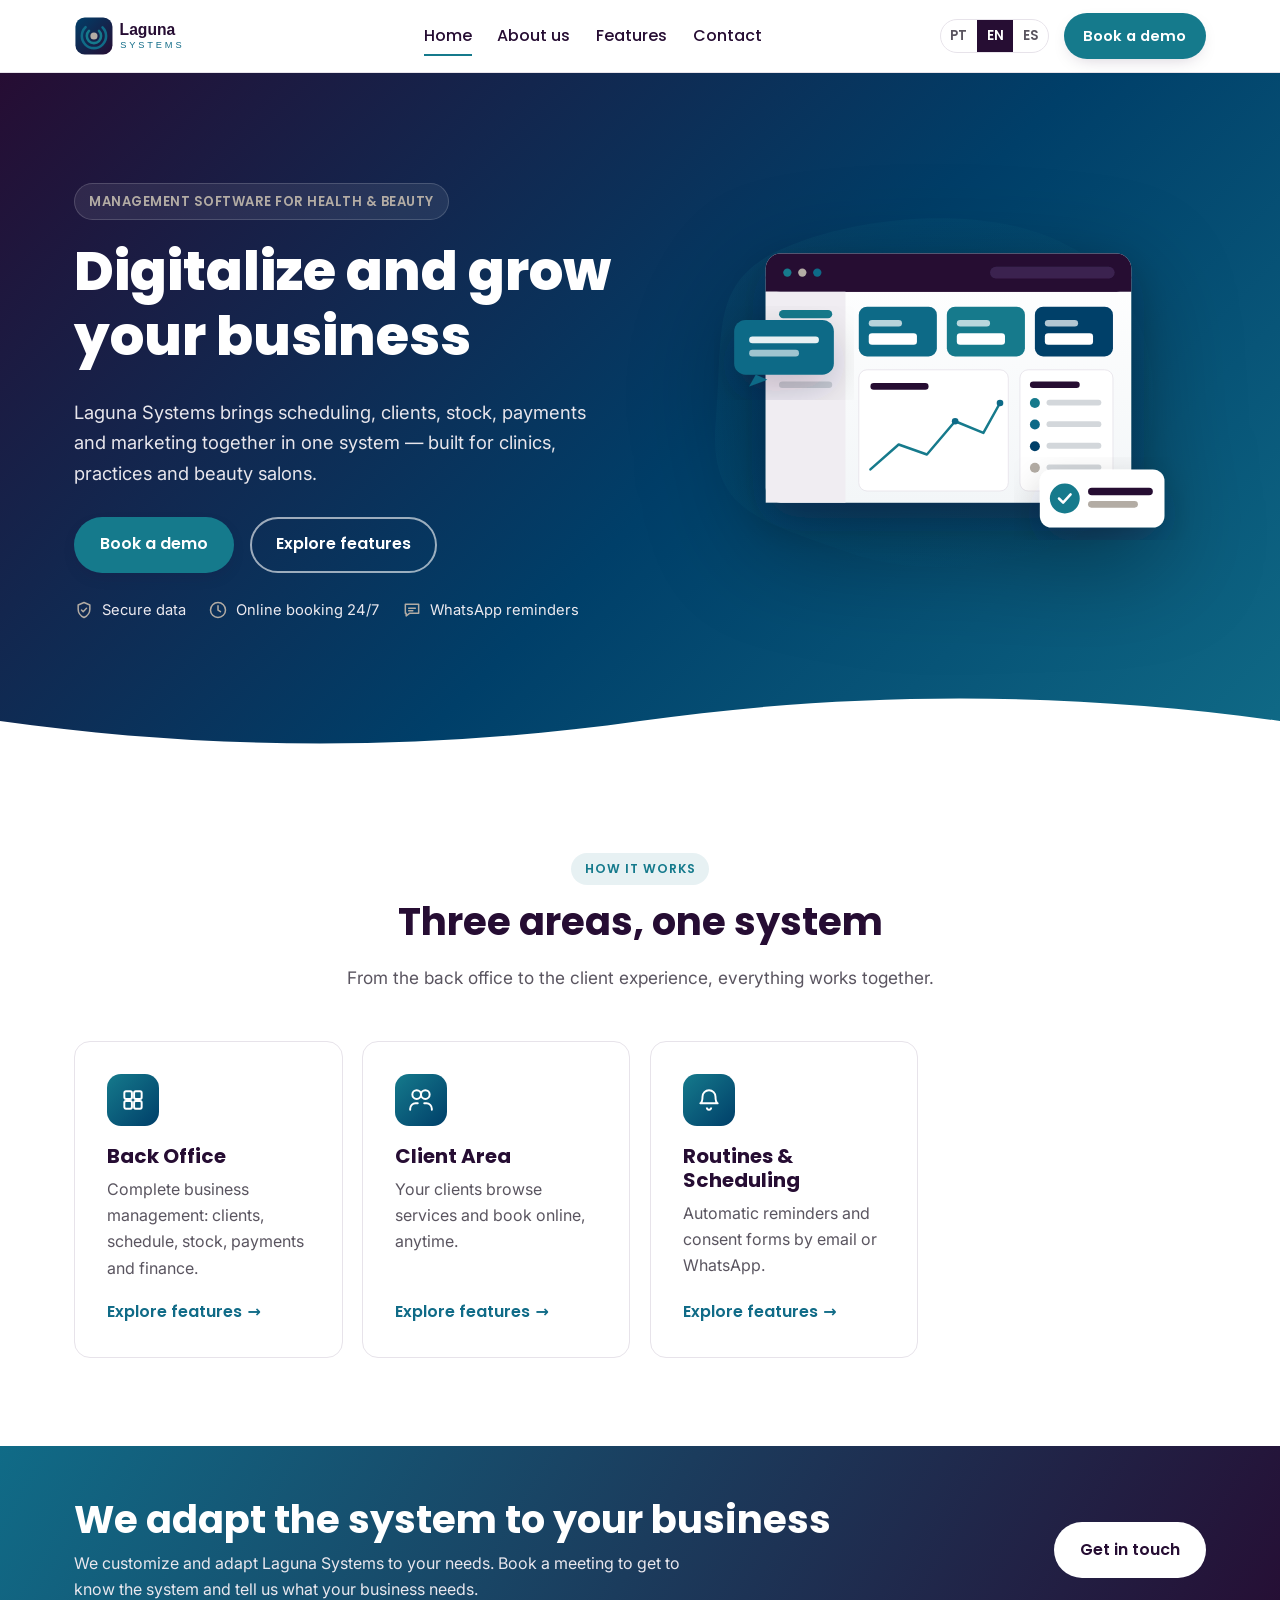
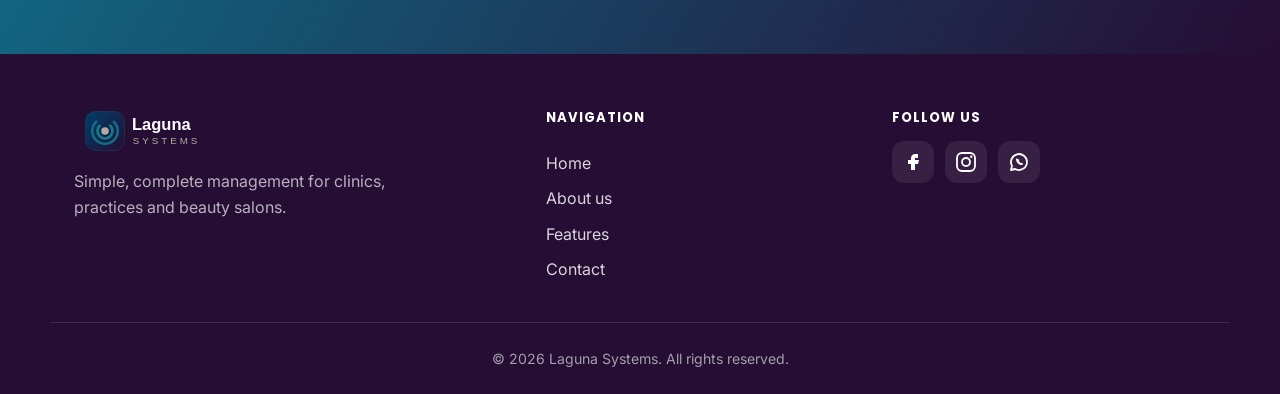
<file: index.html>
<!DOCTYPE html>
<html lang="pt-PT">
<head>
  <meta charset="UTF-8" />
  <meta name="viewport" content="width=device-width, initial-scale=1.0" />
  <title data-i18n="meta.title">Laguna Systems — Gestão para clínicas, consultórios e salões</title>
  <meta name="description" data-i18n="meta.description" content="Laguna Systems: sistema de informatização e gestão para pequenas e médias empresas da saúde e beleza. Agenda, clientes, stock, financeiro e mais." />
  <link rel="icon" type="image/svg+xml" href="assets/images/favicon.svg" />
  <link rel="preconnect" href="https://fonts.googleapis.com" />
  <link rel="preconnect" href="https://fonts.gstatic.com" crossorigin />
  <link href="https://fonts.googleapis.com/css2?family=Poppins:wght@500;600;700;800&family=Inter:wght@400;500;600&display=swap" rel="stylesheet" />
  <link rel="stylesheet" href="css/style.css" />
</head>
<body>

  <!-- Cabeçalho injetado por js/layout.js -->
  <div id="site-header"></div>

  <main>
    <!-- ===== Hero ===== -->
    <section class="hero">
      <div class="container hero-grid">
        <div class="hero-copy">
          <span class="eyebrow" data-i18n="hero.eyebrow">Software de gestão para saúde &amp; beleza</span>
          <h1 data-i18n="hero.title">Informatize e faça crescer o seu negócio</h1>
          <p class="lead" data-i18n="hero.subtitle">O Laguna Systems reúne agenda, clientes, stock, pagamentos e marketing num só sistema — pensado para clínicas, consultórios e salões de beleza.</p>
          <div class="hero-buttons">
            <a href="contactos.html" class="btn btn-primary" data-i18n="cta.demo">Agendar demonstração</a>
            <a href="funcionalidades.html" class="btn btn-outline" data-i18n="cta.explore">Ver funcionalidades</a>
          </div>
          <ul class="hero-badges">
            <li><svg class="ic"><use href="#i-shield"/></svg><span data-i18n="hero.badge1">Dados seguros</span></li>
            <li><svg class="ic"><use href="#i-clock"/></svg><span data-i18n="hero.badge2">Agenda online 24/7</span></li>
            <li><svg class="ic"><use href="#i-chat"/></svg><span data-i18n="hero.badge3">Avisos por WhatsApp</span></li>
          </ul>
        </div>
        <div class="hero-art">
          <img src="assets/images/hero.svg" alt="" width="620" height="500" />
        </div>
      </div>
      <div class="wave-divider" aria-hidden="true">
        <svg viewBox="0 0 1440 120" preserveAspectRatio="none"><path d="M0 60c240 40 480 40 720 0s480-40 720 0v60H0z" fill="#ffffff"/></svg>
      </div>
    </section>

    <!-- ===== Destaque: três áreas ===== -->
    <section class="section">
      <div class="container">
        <header class="section-head">
          <span class="section-tag" data-i18n="home.areas.tag">Como funciona</span>
          <h2 data-i18n="home.areas.title">Três áreas, um só sistema</h2>
          <p data-i18n="home.areas.subtitle">Do back office à experiência do cliente, tudo trabalha em conjunto.</p>
        </header>
        <div class="card-grid home-areas">
          <a class="home-area-card" href="funcionalidades.html">
            <svg class="ic"><use href="#i-grid"/></svg>
            <h3 data-i18n="features.backoffice.title">Back Office</h3>
            <p data-i18n="home.area1.d">Gestão completa do negócio: clientes, agenda, stock, pagamentos e financeiro.</p>
            <span class="card-more" data-i18n="cta.explore">Ver funcionalidades</span>
          </a>
          <a class="home-area-card" href="funcionalidades.html">
            <svg class="ic"><use href="#i-users"/></svg>
            <h3 data-i18n="features.client.title">Área do Cliente</h3>
            <p data-i18n="home.area2.d">Os seus clientes consultam serviços e marcam online, a qualquer hora.</p>
            <span class="card-more" data-i18n="cta.explore">Ver funcionalidades</span>
          </a>
          <a class="home-area-card" href="funcionalidades.html">
            <svg class="ic"><use href="#i-bell"/></svg>
            <h3 data-i18n="features.routines.title">Rotinas e Agendamentos</h3>
            <p data-i18n="home.area3.d">Lembretes e consentimentos automáticos por e-mail ou WhatsApp.</p>
            <span class="card-more" data-i18n="cta.explore">Ver funcionalidades</span>
          </a>
        </div>
      </div>
    </section>

    <!-- ===== Faixa CTA ===== -->
    <section class="cta-band">
      <div class="container cta-inner">
        <div>
          <h2 data-i18n="custom.title">Adaptamos o sistema ao seu negócio</h2>
          <p data-i18n="custom.text">Fazemos customizações e adaptamos o Laguna Systems às suas necessidades. Agende uma reunião para conhecer o sistema e falarmos sobre o que o seu negócio precisa.</p>
        </div>
        <a href="contactos.html" class="btn btn-light" data-i18n="cta.talk">Fale connosco</a>
      </div>
    </section>
  </main>

  <!-- Rodapé injetado por js/layout.js -->
  <div id="site-footer"></div>

  <script src="js/i18n.js"></script>
  <script src="js/layout.js"></script>
  <script src="js/main.js"></script>
</body>
</html>
</file>
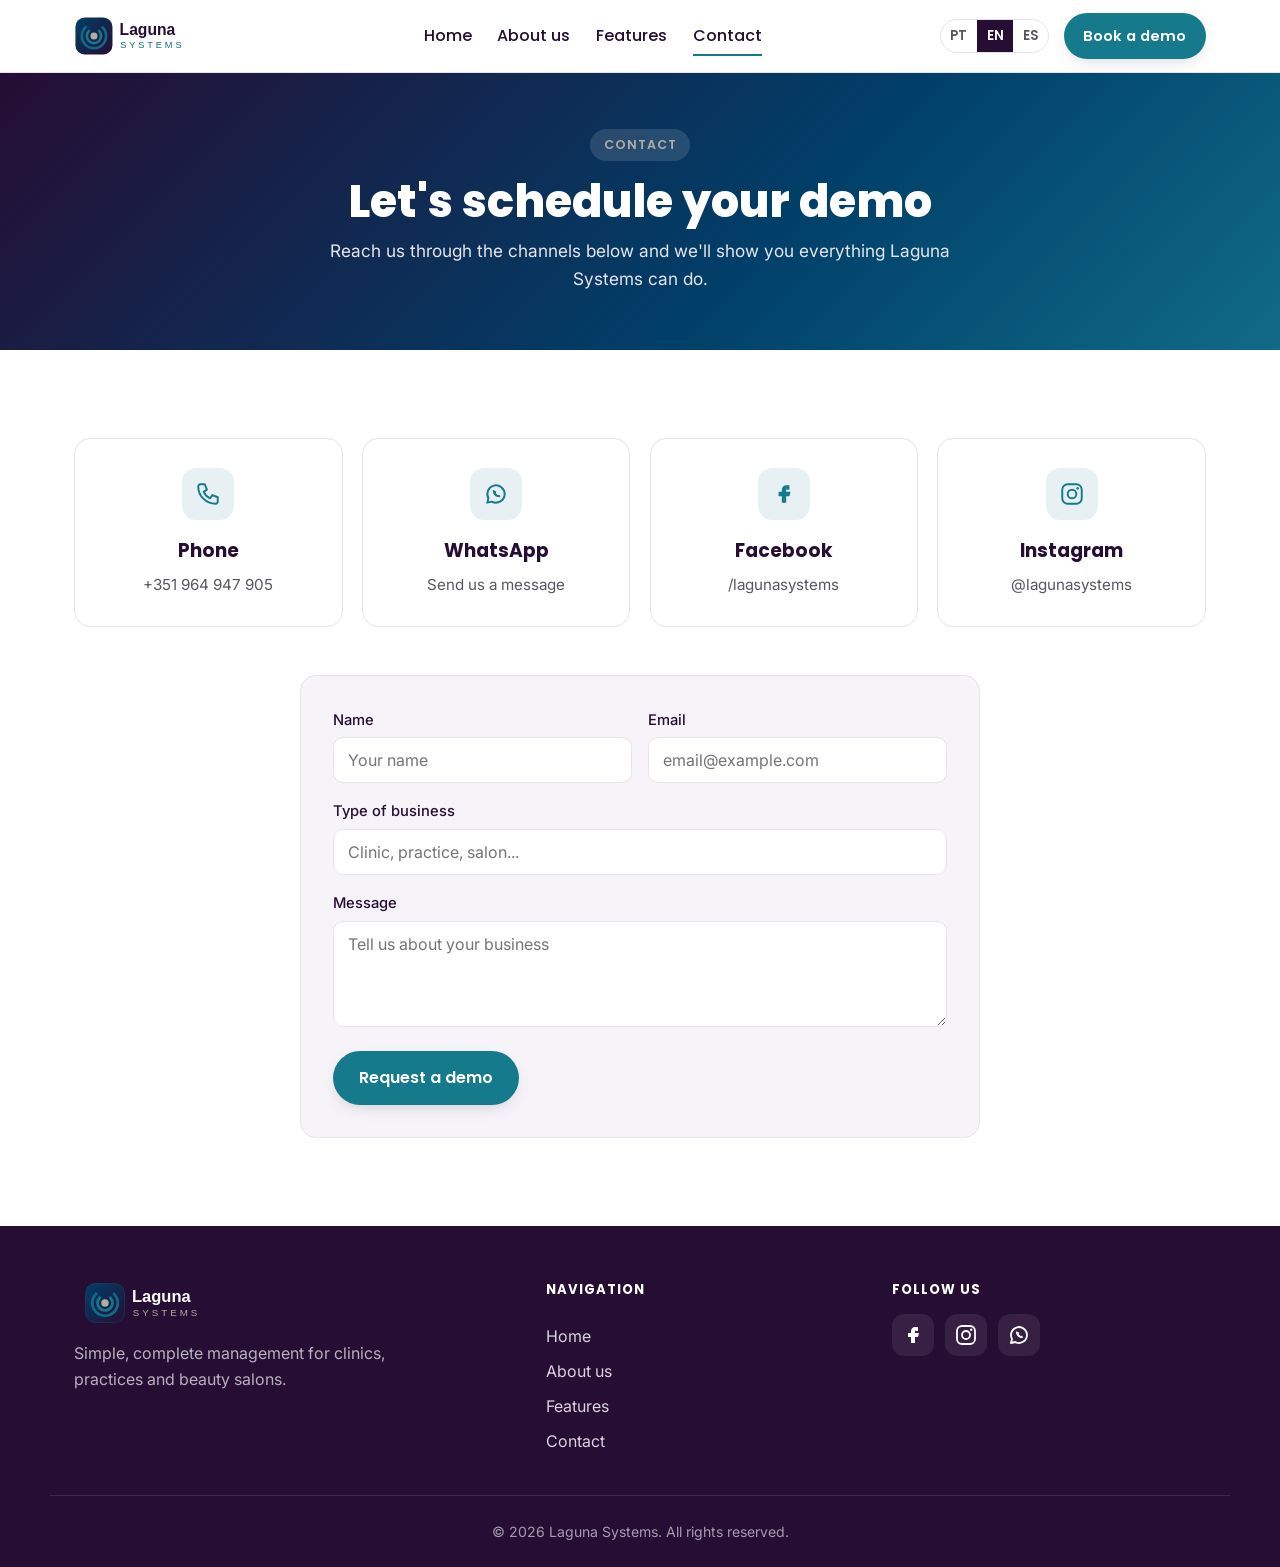
<file: contactos.html>
<!DOCTYPE html>
<html lang="pt-PT">
<head>
  <meta charset="UTF-8" />
  <meta name="viewport" content="width=device-width, initial-scale=1.0" />
  <title data-i18n="meta.title.contact">Contactos — Laguna Systems</title>
  <meta name="description" data-i18n="meta.description" content="Laguna Systems: sistema de informatização e gestão para pequenas e médias empresas da saúde e beleza. Agenda, clientes, stock, financeiro e mais." />
  <link rel="icon" type="image/svg+xml" href="assets/images/favicon.svg" />
  <link rel="preconnect" href="https://fonts.googleapis.com" />
  <link rel="preconnect" href="https://fonts.gstatic.com" crossorigin />
  <link href="https://fonts.googleapis.com/css2?family=Poppins:wght@500;600;700;800&family=Inter:wght@400;500;600&display=swap" rel="stylesheet" />
  <link rel="stylesheet" href="css/style.css" />
</head>
<body>

  <div id="site-header"></div>

  <main>
    <section class="page-hero">
      <div class="container">
        <span class="section-tag" data-i18n="contact.tag">Contactos</span>
        <h1 data-i18n="contact.title">Vamos agendar a sua demonstração</h1>
        <p data-i18n="contact.subtitle">Fale connosco pelos canais abaixo e mostramos-lhe tudo o que o Laguna Systems pode fazer.</p>
      </div>
    </section>

    <section class="section">
      <div class="container">
        <div class="contact-grid">
          <a class="contact-card" href="tel:+351964947905">
            <svg class="ic"><use href="#i-phone"/></svg>
            <h3 data-i18n="contact.phone">Telefone</h3>
            <p>+351 964 947 905</p>
          </a>
          <a class="contact-card" href="https://wa.me/351964947905" target="_blank" rel="noopener">
            <svg class="ic"><use href="#i-whatsapp"/></svg>
            <h3>WhatsApp</h3>
            <p data-i18n="contact.whatsapp">Envie-nos uma mensagem</p>
          </a>
          <a class="contact-card" href="https://facebook.com/lagunasystems" target="_blank" rel="noopener">
            <svg class="ic"><use href="#i-facebook"/></svg>
            <h3>Facebook</h3>
            <p>/lagunasystems</p>
          </a>
          <a class="contact-card" href="https://www.instagram.com/lagunasystems" target="_blank" rel="noopener">
            <svg class="ic"><use href="#i-instagram"/></svg>
            <h3>Instagram</h3>
            <p>@lagunasystems</p>
          </a>
        </div>

        <form class="contact-form" id="contact-form" novalidate>
          <div class="form-row">
            <label>
              <span data-i18n="form.name">Nome</span>
              <input type="text" name="name" required data-i18n-ph="form.name.ph" placeholder="O seu nome" />
            </label>
            <label>
              <span data-i18n="form.email">E-mail</span>
              <input type="email" name="email" required data-i18n-ph="form.email.ph" placeholder="email@exemplo.com" />
            </label>
          </div>
          <label>
            <span data-i18n="form.business">Tipo de negócio</span>
            <input type="text" name="business" data-i18n-ph="form.business.ph" placeholder="Clínica, consultório, salão..." />
          </label>
          <label>
            <span data-i18n="form.message">Mensagem</span>
            <textarea name="message" rows="4" data-i18n-ph="form.message.ph" placeholder="Conte-nos sobre o seu negócio"></textarea>
          </label>
          <button type="submit" class="btn btn-primary" data-i18n="form.submit">Pedir demonstração</button>
          <p class="form-note" id="form-note" hidden data-i18n="form.success">Obrigado! A sua mensagem foi preparada — vamos entrar em contacto.</p>
        </form>
      </div>
    </section>
  </main>

  <div id="site-footer"></div>

  <script src="js/i18n.js"></script>
  <script src="js/layout.js"></script>
  <script src="js/main.js"></script>
</body>
</html>
</file>
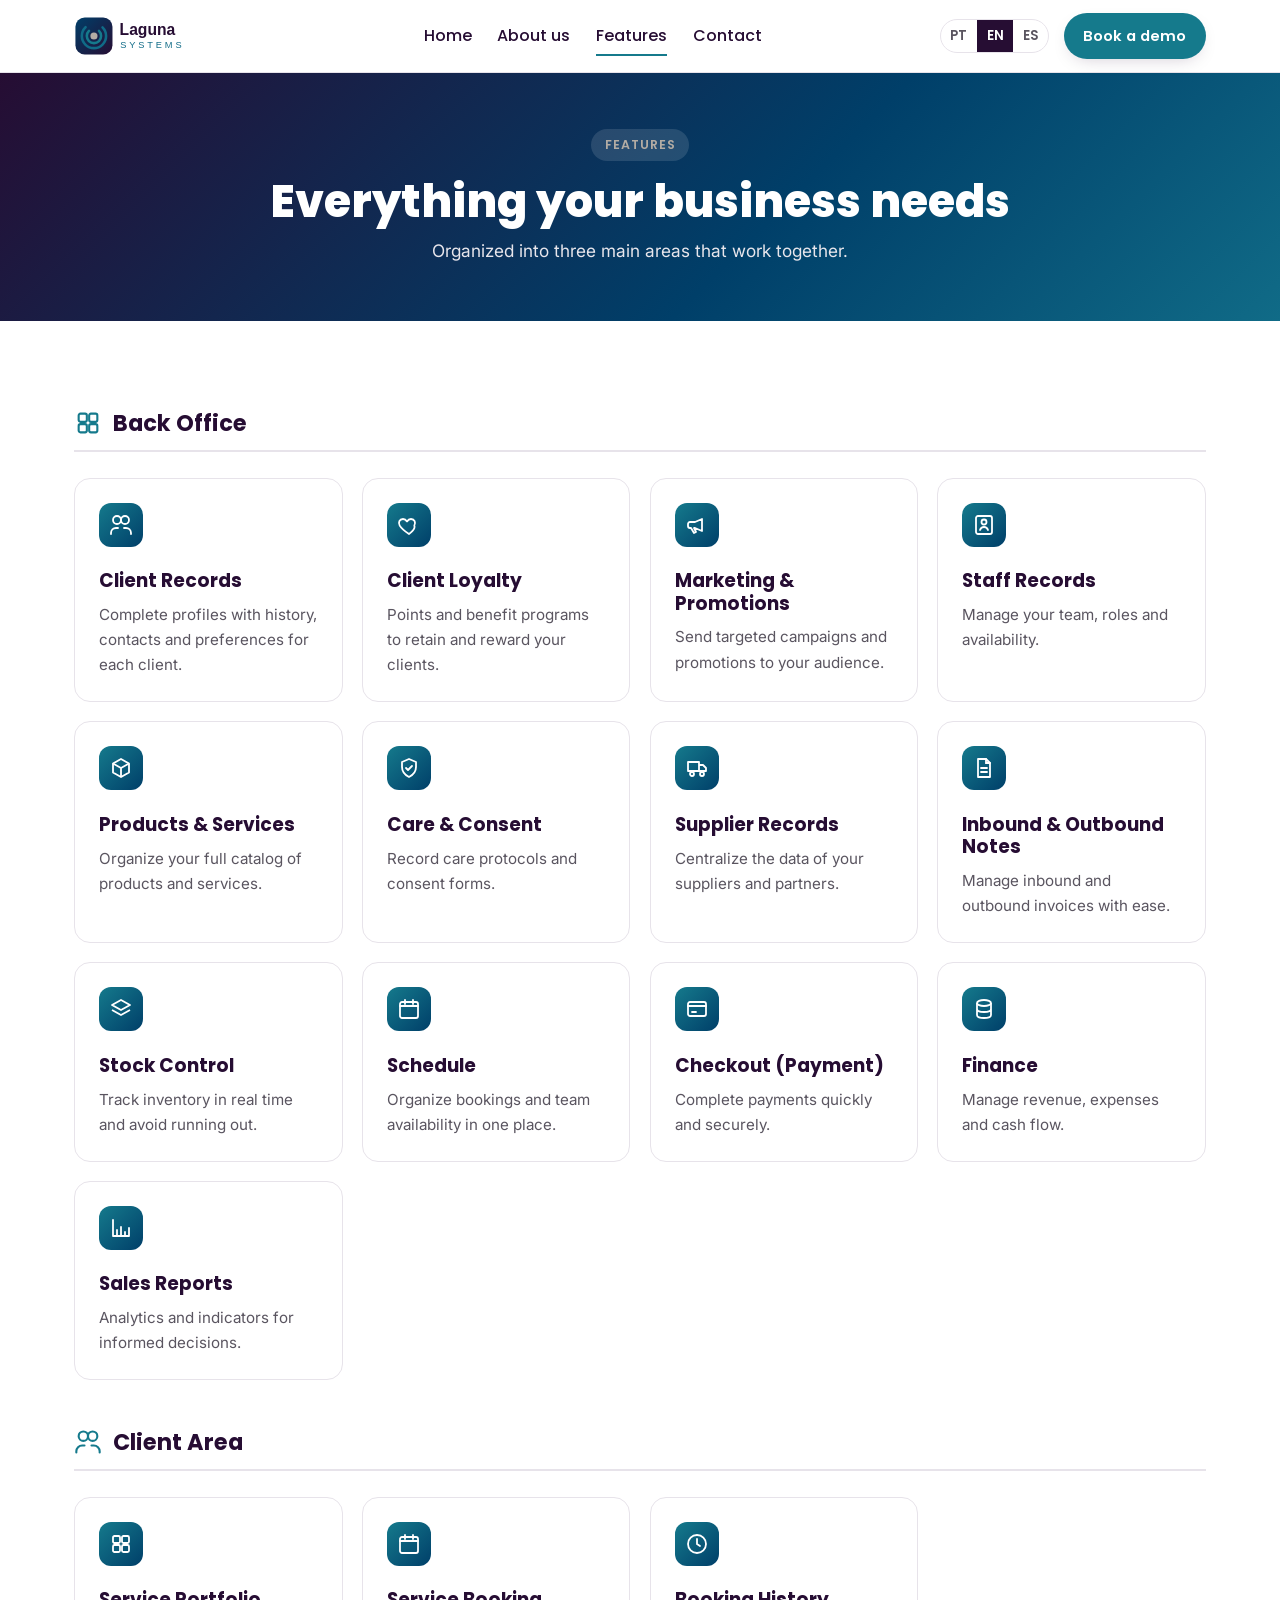
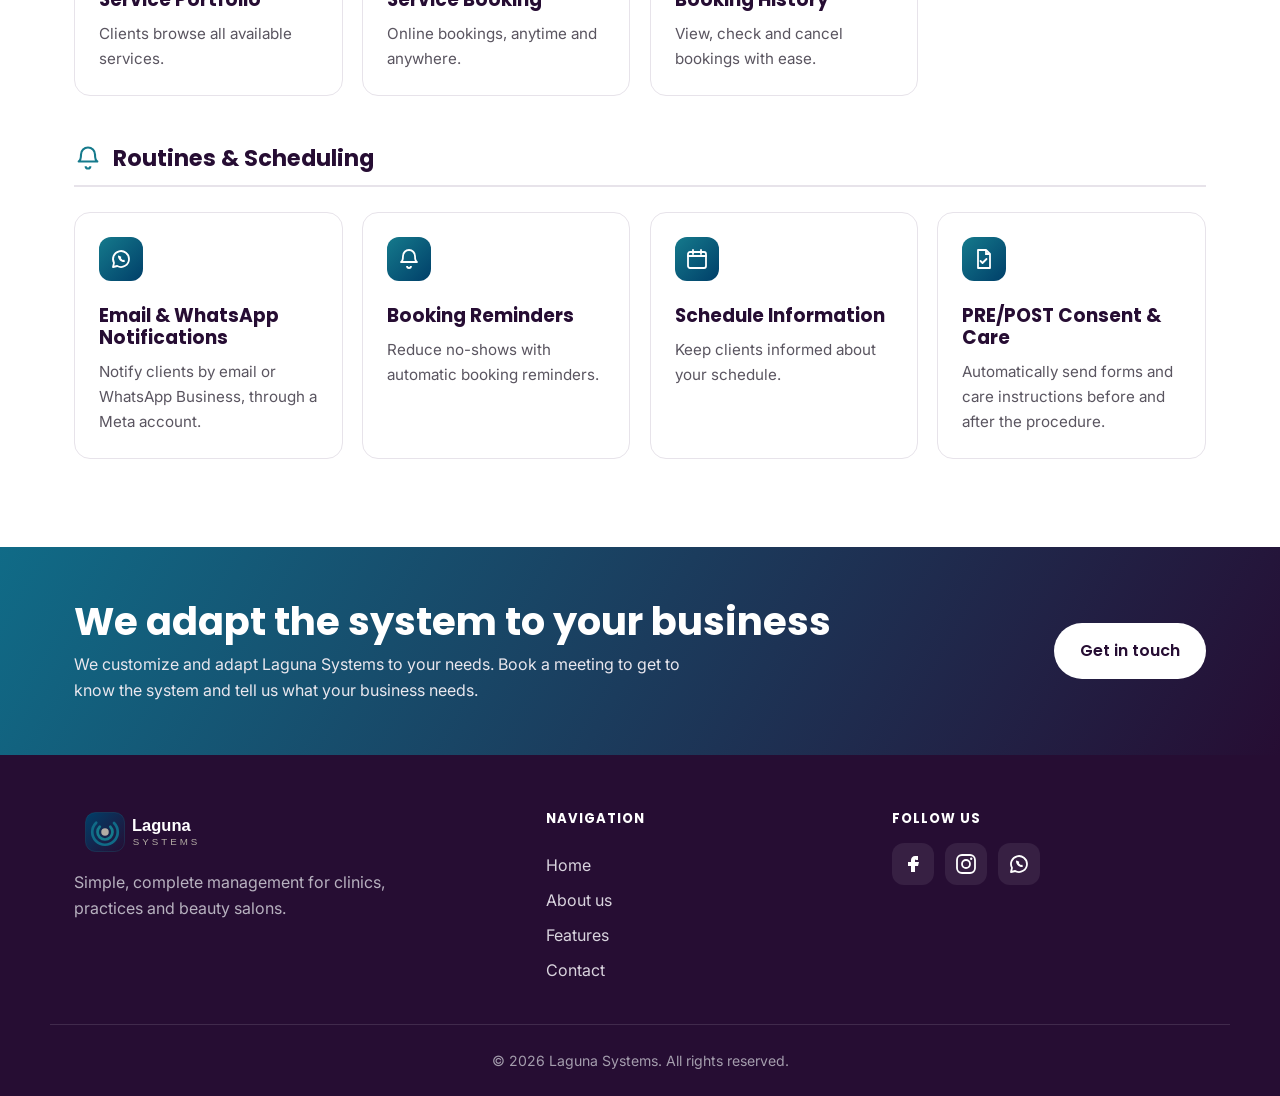
<file: funcionalidades.html>
<!DOCTYPE html>
<html lang="pt-PT">
<head>
  <meta charset="UTF-8" />
  <meta name="viewport" content="width=device-width, initial-scale=1.0" />
  <title data-i18n="meta.title.features">Funcionalidades — Laguna Systems</title>
  <meta name="description" data-i18n="meta.description" content="Laguna Systems: sistema de informatização e gestão para pequenas e médias empresas da saúde e beleza. Agenda, clientes, stock, financeiro e mais." />
  <link rel="icon" type="image/svg+xml" href="assets/images/favicon.svg" />
  <link rel="preconnect" href="https://fonts.googleapis.com" />
  <link rel="preconnect" href="https://fonts.gstatic.com" crossorigin />
  <link href="https://fonts.googleapis.com/css2?family=Poppins:wght@500;600;700;800&family=Inter:wght@400;500;600&display=swap" rel="stylesheet" />
  <link rel="stylesheet" href="css/style.css" />
</head>
<body>

  <div id="site-header"></div>

  <main>
    <section class="page-hero">
      <div class="container">
        <span class="section-tag" data-i18n="features.tag">Funcionalidades</span>
        <h1 data-i18n="features.title">Tudo o que o seu negócio precisa</h1>
        <p data-i18n="features.subtitle">Organizado em três grandes áreas que trabalham em conjunto.</p>
      </div>
    </section>

    <section class="section">
      <div class="container">
        <!-- Back Office -->
        <div class="feature-group">
          <h2 class="group-title"><svg class="ic"><use href="#i-grid"/></svg><span data-i18n="features.backoffice.title">Back Office</span></h2>
          <div class="card-grid">
            <article class="feature-card"><svg class="ic"><use href="#i-users"/></svg><h3 data-i18n="f.clients.t">Cadastro de Clientes</h3><p data-i18n="f.clients.d">Fichas completas com histórico, contactos e preferências de cada cliente.</p></article>
            <article class="feature-card"><svg class="ic"><use href="#i-heart"/></svg><h3 data-i18n="f.loyalty.t">Fidelização de Clientes</h3><p data-i18n="f.loyalty.d">Programas de pontos e benefícios para reter e premiar os seus clientes.</p></article>
            <article class="feature-card"><svg class="ic"><use href="#i-megaphone"/></svg><h3 data-i18n="f.marketing.t">Marketing e Promoções</h3><p data-i18n="f.marketing.d">Envie campanhas e promoções segmentadas para o seu público.</p></article>
            <article class="feature-card"><svg class="ic"><use href="#i-badge"/></svg><h3 data-i18n="f.staff.t">Cadastro de Colaboradores</h3><p data-i18n="f.staff.d">Faça a gestão da sua equipa, funções e disponibilidade.</p></article>
            <article class="feature-card"><svg class="ic"><use href="#i-box"/></svg><h3 data-i18n="f.products.t">Produtos e Serviços</h3><p data-i18n="f.products.d">Organize todo o portefólio de produtos e serviços do seu negócio.</p></article>
            <article class="feature-card"><svg class="ic"><use href="#i-shield"/></svg><h3 data-i18n="f.consent.t">Cuidados e Consentimentos</h3><p data-i18n="f.consent.d">Registe protocolos de cuidados e termos de consentimento.</p></article>
            <article class="feature-card"><svg class="ic"><use href="#i-truck"/></svg><h3 data-i18n="f.suppliers.t">Cadastro de Fornecedores</h3><p data-i18n="f.suppliers.d">Centralize os dados dos seus fornecedores e parcerias.</p></article>
            <article class="feature-card"><svg class="ic"><use href="#i-file"/></svg><h3 data-i18n="f.notes.t">Entrada e Saída de Notas</h3><p data-i18n="f.notes.d">Controle notas de entrada e saída de forma simples.</p></article>
            <article class="feature-card"><svg class="ic"><use href="#i-layers"/></svg><h3 data-i18n="f.stock.t">Controlo de Stock</h3><p data-i18n="f.stock.d">Acompanhe o inventário em tempo real e evite ruturas.</p></article>
            <article class="feature-card"><svg class="ic"><use href="#i-calendar"/></svg><h3 data-i18n="f.agenda.t">Agenda</h3><p data-i18n="f.agenda.d">Organize marcações e a disponibilidade da equipa num só lugar.</p></article>
            <article class="feature-card"><svg class="ic"><use href="#i-card"/></svg><h3 data-i18n="f.checkout.t">Checkout (Pagamento)</h3><p data-i18n="f.checkout.d">Finalize pagamentos de forma rápida e segura.</p></article>
            <article class="feature-card"><svg class="ic"><use href="#i-coins"/></svg><h3 data-i18n="f.finance.t">Financeiro</h3><p data-i18n="f.finance.d">Gestão de receitas, despesas e fluxo de caixa.</p></article>
            <article class="feature-card"><svg class="ic"><use href="#i-chart"/></svg><h3 data-i18n="f.reports.t">Relatório de Vendas</h3><p data-i18n="f.reports.d">Análises e indicadores para decisões informadas.</p></article>
          </div>
        </div>

        <!-- Área do Cliente -->
        <div class="feature-group">
          <h2 class="group-title"><svg class="ic"><use href="#i-users"/></svg><span data-i18n="features.client.title">Área do Cliente</span></h2>
          <div class="card-grid">
            <article class="feature-card"><svg class="ic"><use href="#i-grid"/></svg><h3 data-i18n="f.portfolio.t">Portefólio de Serviços</h3><p data-i18n="f.portfolio.d">O cliente consulta todos os serviços disponíveis.</p></article>
            <article class="feature-card"><svg class="ic"><use href="#i-calendar"/></svg><h3 data-i18n="f.booking.t">Agendamento de Serviços</h3><p data-i18n="f.booking.d">Marcações online, a qualquer hora e em qualquer lugar.</p></article>
            <article class="feature-card"><svg class="ic"><use href="#i-clock"/></svg><h3 data-i18n="f.history.t">Histórico de Marcações</h3><p data-i18n="f.history.d">Consultar, visualizar e cancelar marcações com facilidade.</p></article>
          </div>
        </div>

        <!-- Rotinas e Agendamentos -->
        <div class="feature-group">
          <h2 class="group-title"><svg class="ic"><use href="#i-bell"/></svg><span data-i18n="features.routines.title">Rotinas e Agendamentos</span></h2>
          <div class="card-grid">
            <article class="feature-card"><svg class="ic"><use href="#i-whatsapp"/></svg><h3 data-i18n="f.notify.t">Notificações E-mail e WhatsApp</h3><p data-i18n="f.notify.d">Avise os clientes por e-mail ou WhatsApp Business, através de conta Meta.</p></article>
            <article class="feature-card"><svg class="ic"><use href="#i-bell"/></svg><h3 data-i18n="f.reminder.t">Lembretes de Marcação</h3><p data-i18n="f.reminder.d">Reduza faltas com lembretes automáticos das marcações.</p></article>
            <article class="feature-card"><svg class="ic"><use href="#i-calendar"/></svg><h3 data-i18n="f.agendainfo.t">Informações da Agenda</h3><p data-i18n="f.agendainfo.d">Mantenha os clientes informados sobre a sua agenda.</p></article>
            <article class="feature-card"><svg class="ic"><use href="#i-doc-check"/></svg><h3 data-i18n="f.prepos.t">Consentimentos e Cuidados PRÉ/PÓS</h3><p data-i18n="f.prepos.d">Envio automático de termos e cuidados antes e depois do procedimento.</p></article>
          </div>
        </div>
      </div>
    </section>

    <section class="cta-band">
      <div class="container cta-inner">
        <div>
          <h2 data-i18n="custom.title">Adaptamos o sistema ao seu negócio</h2>
          <p data-i18n="custom.text">Fazemos customizações e adaptamos o Laguna Systems às suas necessidades. Agende uma reunião para conhecer o sistema e falarmos sobre o que o seu negócio precisa.</p>
        </div>
        <a href="contactos.html" class="btn btn-light" data-i18n="cta.talk">Fale connosco</a>
      </div>
    </section>
  </main>

  <div id="site-footer"></div>

  <script src="js/i18n.js"></script>
  <script src="js/layout.js"></script>
  <script src="js/main.js"></script>
</body>
</html>
</file>
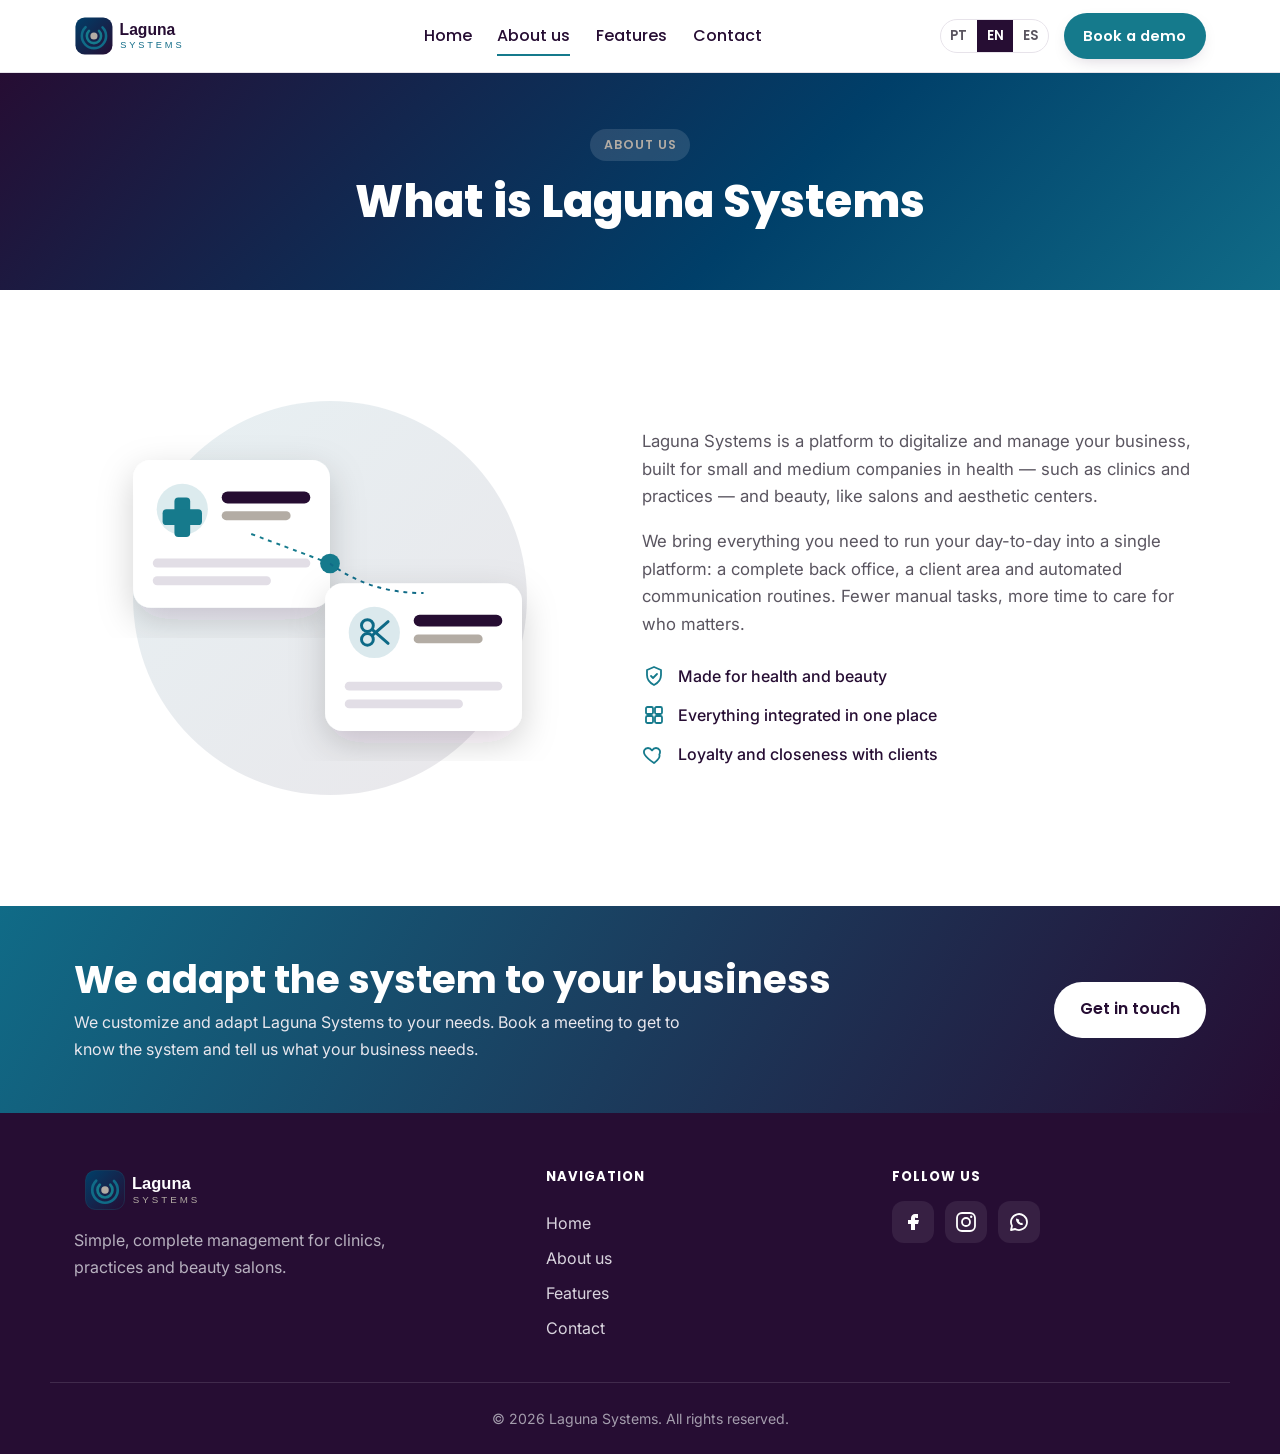
<file: sobre.html>
<!DOCTYPE html>
<html lang="pt-PT">
<head>
  <meta charset="UTF-8" />
  <meta name="viewport" content="width=device-width, initial-scale=1.0" />
  <title data-i18n="meta.title.about">Sobre nós — Laguna Systems</title>
  <meta name="description" data-i18n="meta.description" content="Laguna Systems: sistema de informatização e gestão para pequenas e médias empresas da saúde e beleza. Agenda, clientes, stock, financeiro e mais." />
  <link rel="icon" type="image/svg+xml" href="assets/images/favicon.svg" />
  <link rel="preconnect" href="https://fonts.googleapis.com" />
  <link rel="preconnect" href="https://fonts.gstatic.com" crossorigin />
  <link href="https://fonts.googleapis.com/css2?family=Poppins:wght@500;600;700;800&family=Inter:wght@400;500;600&display=swap" rel="stylesheet" />
  <link rel="stylesheet" href="css/style.css" />
</head>
<body>

  <div id="site-header"></div>

  <main>
    <section class="page-hero">
      <div class="container">
        <span class="section-tag" data-i18n="about.tag">Sobre nós</span>
        <h1 data-i18n="about.title">O que é o Laguna Systems</h1>
      </div>
    </section>

    <section class="section">
      <div class="container about-grid">
        <div class="about-art">
          <img src="assets/images/about.svg" alt="" width="520" height="440" />
        </div>
        <div class="about-copy">
          <p data-i18n="about.p1">O Laguna Systems é um sistema para a informatização e gestão do seu negócio, criado para pequenas e médias empresas dos setores da saúde — como clínicas e consultórios — e da beleza, como salões e centros de estética.</p>
          <p data-i18n="about.p2">Reunimos, numa única plataforma, tudo o que precisa para organizar o dia a dia: back office completo, área do cliente e rotinas automáticas de comunicação. Menos tarefas manuais, mais tempo para cuidar de quem importa.</p>
          <ul class="check-list">
            <li><svg class="ic"><use href="#i-shield"/></svg><span data-i18n="about.point1">Feito para a saúde e a beleza</span></li>
            <li><svg class="ic"><use href="#i-grid"/></svg><span data-i18n="about.point2">Tudo integrado num só lugar</span></li>
            <li><svg class="ic"><use href="#i-heart"/></svg><span data-i18n="about.point3">Fidelização e proximidade com o cliente</span></li>
          </ul>
        </div>
      </div>
    </section>

    <section class="cta-band">
      <div class="container cta-inner">
        <div>
          <h2 data-i18n="custom.title">Adaptamos o sistema ao seu negócio</h2>
          <p data-i18n="custom.text">Fazemos customizações e adaptamos o Laguna Systems às suas necessidades. Agende uma reunião para conhecer o sistema e falarmos sobre o que o seu negócio precisa.</p>
        </div>
        <a href="contactos.html" class="btn btn-light" data-i18n="cta.talk">Fale connosco</a>
      </div>
    </section>
  </main>

  <div id="site-footer"></div>

  <script src="js/i18n.js"></script>
  <script src="js/layout.js"></script>
  <script src="js/main.js"></script>
</body>
</html>
</file>
<file: css/style.css>
/* =========================================================
   Laguna Systems — Folha de estilos
   Paleta: #260D33 #003F69 #106B87 #157A8C #B3ACA4
   ========================================================= */

:root {
  --plum:   #260D33;
  --navy:   #003F69;
  --teal-d: #106B87;
  --teal:   #157A8C;
  --sand:   #B3ACA4;

  --ink:     #260D33;
  --muted:   #5a5560;
  --line:    #e7e3ea;
  --bg:      #ffffff;
  --bg-alt:  #f6f4f8;

  --radius: 16px;
  --radius-sm: 10px;
  --shadow: 0 18px 40px -18px rgba(38, 13, 51, 0.28);
  --shadow-sm: 0 6px 18px -8px rgba(38, 13, 51, 0.25);
  --container: 1180px;
  --font: 'Inter', 'Segoe UI', system-ui, -apple-system, sans-serif;
  --display: 'Poppins', 'Segoe UI', system-ui, sans-serif;
}

/* ---------- Reset / base ---------- */
* { box-sizing: border-box; }
html { scroll-behavior: smooth; scroll-padding-top: 88px; }
body {
  margin: 0;
  font-family: var(--font);
  color: var(--ink);
  background: var(--bg);
  line-height: 1.65;
  -webkit-font-smoothing: antialiased;
}
img { max-width: 100%; display: block; }
a { color: inherit; text-decoration: none; }
h1, h2, h3, h4, h5 { font-family: var(--display); line-height: 1.2; margin: 0 0 .5em; color: var(--plum); }
p { margin: 0 0 1em; }

.container { width: 100%; max-width: var(--container); margin: 0 auto; padding: 0 24px; }

.ic { width: 24px; height: 24px; flex: none; }

/* ---------- Buttons ---------- */
.btn {
  display: inline-flex; align-items: center; justify-content: center; gap: .5rem;
  font-family: var(--display); font-weight: 600; font-size: 1rem;
  padding: .8rem 1.5rem; border-radius: 999px; border: 2px solid transparent;
  cursor: pointer; transition: transform .15s ease, box-shadow .15s ease, background .15s ease, color .15s ease;
  white-space: nowrap;
}
.btn:hover { transform: translateY(-2px); }
.btn-sm { padding: .55rem 1.1rem; font-size: .92rem; }
.btn-primary { background: var(--teal); color: #fff; box-shadow: var(--shadow-sm); }
.btn-primary:hover { background: var(--teal-d); }
.btn-outline { border-color: var(--teal); color: var(--teal-d); background: transparent; }
.btn-outline:hover { background: var(--teal); color: #fff; }
.btn-light { background: #fff; color: var(--plum); }
.btn-light:hover { background: var(--sand); }

/* ---------- Header ---------- */
.site-header {
  position: sticky; top: 0; z-index: 50;
  background: rgba(255,255,255,.9);
  backdrop-filter: saturate(160%) blur(10px);
  border-bottom: 1px solid var(--line);
}
.header-inner { display: flex; align-items: center; justify-content: space-between; gap: 1rem; height: 72px; }
.brand img { height: 40px; width: auto; }
.main-nav { display: flex; gap: 1.6rem; }
.main-nav a {
  font-family: var(--display); font-weight: 500; color: var(--plum);
  position: relative; padding: .3rem 0;
}
.main-nav a::after {
  content: ""; position: absolute; left: 0; right: 100%; bottom: -2px; height: 2px;
  background: var(--teal); transition: right .25s ease;
}
.main-nav a:hover::after, .main-nav a.active::after { right: 0; }

.header-actions { display: flex; align-items: center; gap: .9rem; }
.lang-switch { display: inline-flex; border: 1px solid var(--line); border-radius: 999px; overflow: hidden; }
.lang-switch button {
  font-family: var(--display); font-weight: 600; font-size: .82rem;
  padding: .35rem .6rem; border: none; background: transparent; color: var(--muted); cursor: pointer;
  transition: background .15s ease, color .15s ease;
}
.lang-switch button:hover { color: var(--plum); }
.lang-switch button.is-active { background: var(--plum); color: #fff; }

.nav-toggle { display: none; flex-direction: column; gap: 5px; background: none; border: none; cursor: pointer; padding: 6px; }
.nav-toggle span { width: 24px; height: 2px; background: var(--plum); border-radius: 2px; transition: .25s; }
.nav-toggle[aria-expanded="true"] span:nth-child(1) { transform: translateY(7px) rotate(45deg); }
.nav-toggle[aria-expanded="true"] span:nth-child(2) { opacity: 0; }
.nav-toggle[aria-expanded="true"] span:nth-child(3) { transform: translateY(-7px) rotate(-45deg); }

/* ---------- Hero ---------- */
.hero {
  position: relative;
  background: linear-gradient(135deg, var(--plum) 0%, var(--navy) 55%, var(--teal-d) 100%);
  color: #fff; padding: 5rem 0 7rem; overflow: hidden;
}
.hero-grid { display: grid; grid-template-columns: 1.05fr .95fr; align-items: center; gap: 3rem; }
.hero-copy h1 { color: #fff; font-size: clamp(2.1rem, 4.5vw, 3.4rem); font-weight: 800; }
.eyebrow {
  display: inline-block; font-family: var(--display); font-weight: 600; letter-spacing: .5px;
  font-size: .82rem; text-transform: uppercase; color: var(--sand);
  background: rgba(255,255,255,.08); border: 1px solid rgba(255,255,255,.16);
  padding: .4rem .9rem; border-radius: 999px; margin-bottom: 1.2rem;
}
.hero .lead { font-size: 1.15rem; color: #e8e6ec; max-width: 34rem; }
.hero-buttons { display: flex; flex-wrap: wrap; gap: 1rem; margin: 1.8rem 0 1.6rem; }
.hero .btn-outline { border-color: rgba(255,255,255,.6); color: #fff; }
.hero .btn-outline:hover { background: #fff; color: var(--plum); border-color: #fff; }
.hero-badges { list-style: none; display: flex; flex-wrap: wrap; gap: 1.4rem; padding: 0; margin: 0; }
.hero-badges li { display: flex; align-items: center; gap: .5rem; font-size: .92rem; color: #eceaf0; }
.hero-badges .ic { color: var(--sand); width: 20px; height: 20px; }
.hero-art img { filter: drop-shadow(0 30px 50px rgba(0,0,0,.35)); animation: float 6s ease-in-out infinite; }
@keyframes float { 0%,100% { transform: translateY(0); } 50% { transform: translateY(-12px); } }

.wave-divider { position: absolute; left: 0; right: 0; bottom: -1px; line-height: 0; }
.wave-divider svg { width: 100%; height: 90px; display: block; }

/* ---------- Page hero (subpáginas) ---------- */
.page-hero {
  background: linear-gradient(135deg, var(--plum) 0%, var(--navy) 60%, var(--teal-d) 100%);
  color: #fff; padding: 3.5rem 0; text-align: center;
}
.page-hero h1 { color: #fff; font-size: clamp(1.9rem, 4vw, 2.8rem); font-weight: 800; margin-bottom: .3rem; }
.page-hero p { color: #e8e6ec; max-width: 40rem; margin: .5rem auto 0; font-size: 1.08rem; }
.page-hero .section-tag { background: rgba(255,255,255,.12); color: var(--sand); }

/* ---------- Home: cartões das áreas ---------- */
.home-area-card {
  display: flex; flex-direction: column; align-items: flex-start;
  background: #fff; border: 1px solid var(--line); border-radius: var(--radius);
  padding: 2rem; transition: transform .18s ease, box-shadow .18s ease, border-color .18s ease;
}
.home-area-card:hover { transform: translateY(-5px); box-shadow: var(--shadow); border-color: transparent; }
.home-area-card .ic {
  width: 52px; height: 52px; padding: 13px; border-radius: 14px;
  color: #fff; background: linear-gradient(135deg, var(--teal), var(--navy)); margin-bottom: 1.1rem;
}
.home-area-card h3 { font-size: 1.25rem; margin-bottom: .5rem; }
.home-area-card p { color: var(--muted); margin: 0 0 1.1rem; }
.card-more {
  margin-top: auto; font-family: var(--display); font-weight: 600; color: var(--teal-d);
  display: inline-flex; align-items: center; gap: .35rem;
}
.card-more::after { content: "→"; transition: transform .18s ease; }
.home-area-card:hover .card-more::after { transform: translateX(4px); }

/* ---------- Sections ---------- */
.section { padding: 5.5rem 0; }
.section-alt { background: var(--bg-alt); }
.section-head { text-align: center; max-width: 640px; margin: 0 auto 3rem; }
.section-head p { color: var(--muted); font-size: 1.08rem; }
.section-tag {
  display: inline-block; font-family: var(--display); font-weight: 600; text-transform: uppercase;
  letter-spacing: 1px; font-size: .78rem; color: var(--teal);
  background: rgba(21,122,140,.1); padding: .35rem .85rem; border-radius: 999px; margin-bottom: .9rem;
}
h2 { font-size: clamp(1.7rem, 3vw, 2.4rem); }

/* ---------- About ---------- */
.about-grid { display: grid; grid-template-columns: 1fr 1.1fr; align-items: center; gap: 3.5rem; }
.about-copy p { color: var(--muted); font-size: 1.05rem; }
.check-list { list-style: none; padding: 0; margin: 1.5rem 0 0; display: grid; gap: .8rem; }
.check-list li { display: flex; align-items: center; gap: .7rem; font-weight: 500; }
.check-list .ic { color: var(--teal); }

/* ---------- Feature groups ---------- */
.feature-group { margin-top: 3rem; }
.feature-group:first-of-type { margin-top: 0; }
.group-title {
  display: flex; align-items: center; gap: .7rem; font-size: 1.4rem;
  padding-bottom: .8rem; margin-bottom: 1.6rem; border-bottom: 2px solid var(--line);
}
.group-title .ic { color: var(--teal); width: 28px; height: 28px; }
.card-grid { display: grid; grid-template-columns: repeat(auto-fill, minmax(255px, 1fr)); gap: 1.2rem; }
.feature-card {
  background: #fff; border: 1px solid var(--line); border-radius: var(--radius);
  padding: 1.5rem; transition: transform .18s ease, box-shadow .18s ease, border-color .18s ease;
}
.section-alt .feature-card { background: #fff; }
.feature-card:hover { transform: translateY(-4px); box-shadow: var(--shadow); border-color: transparent; }
.feature-card .ic {
  width: 44px; height: 44px; padding: 10px; border-radius: 12px;
  color: #fff; background: linear-gradient(135deg, var(--teal), var(--navy)); margin-bottom: 1rem;
}
.feature-card h4 { font-size: 1.08rem; margin-bottom: .4rem; }
.feature-card p { color: var(--muted); font-size: .95rem; margin: 0; }

/* ---------- CTA band ---------- */
.cta-band { background: linear-gradient(120deg, var(--teal-d), var(--plum)); color: #fff; }
.cta-inner {
  display: flex; align-items: center; justify-content: space-between; gap: 2rem;
  padding: 3.2rem 24px; flex-wrap: wrap;
}
.cta-band h2 { color: #fff; margin-bottom: .4rem; }
.cta-band p { color: #e9e7ee; max-width: 40rem; margin: 0; }

/* ---------- Contact ---------- */
.contact-grid { display: grid; grid-template-columns: repeat(auto-fit, minmax(200px, 1fr)); gap: 1.2rem; margin-bottom: 3rem; }
.contact-card {
  text-align: center; padding: 1.8rem 1rem; border: 1px solid var(--line); border-radius: var(--radius);
  background: #fff; transition: transform .18s ease, box-shadow .18s ease, border-color .18s ease;
}
.contact-card:hover { transform: translateY(-4px); box-shadow: var(--shadow); border-color: transparent; }
.contact-card .ic {
  width: 52px; height: 52px; padding: 13px; margin: 0 auto .8rem; border-radius: 14px;
  color: var(--teal); background: rgba(21,122,140,.1);
}
.contact-card h4 { margin-bottom: .2rem; }
.contact-card p { color: var(--muted); margin: 0; font-size: .95rem; }

.contact-form {
  max-width: 680px; margin: 0 auto; background: var(--bg-alt);
  padding: 2rem; border-radius: var(--radius); border: 1px solid var(--line);
}
.form-row { display: grid; grid-template-columns: 1fr 1fr; gap: 1rem; }
.contact-form label { display: block; margin-bottom: 1rem; font-weight: 500; font-size: .92rem; }
.contact-form label span { display: block; margin-bottom: .35rem; color: var(--plum); }
.contact-form input, .contact-form textarea {
  width: 100%; padding: .75rem .9rem; border: 1px solid var(--line); border-radius: var(--radius-sm);
  font-family: var(--font); font-size: 1rem; background: #fff; color: var(--ink); transition: border-color .15s ease, box-shadow .15s ease;
}
.contact-form input:focus, .contact-form textarea:focus {
  outline: none; border-color: var(--teal); box-shadow: 0 0 0 3px rgba(21,122,140,.15);
}
.contact-form textarea { resize: vertical; }
.form-note { margin: 1rem 0 0; color: var(--teal-d); font-weight: 600; }

/* ---------- Footer ---------- */
.site-footer { background: var(--plum); color: #d9d4de; padding: 3.5rem 0 1.5rem; }
.footer-grid { display: grid; grid-template-columns: 1.4fr 1fr 1fr; gap: 2rem; }
.footer-brand img { height: 42px; margin-bottom: 1rem; }
.footer-brand p { max-width: 22rem; color: #b7b1bf; }
.site-footer h5 { color: #fff; font-size: .82rem; text-transform: uppercase; letter-spacing: 1px; margin-bottom: 1rem; }
.footer-links { display: flex; flex-direction: column; gap: .55rem; }
.footer-links a:hover { color: var(--sand); }
.social-row { display: flex; gap: .7rem; }
.social-row a {
  width: 42px; height: 42px; display: grid; place-items: center; border-radius: 12px;
  background: rgba(255,255,255,.08); color: #fff; transition: background .15s ease, transform .15s ease;
}
.social-row a:hover { background: var(--teal); transform: translateY(-3px); }
.footer-bottom {
  margin-top: 2.5rem; padding-top: 1.5rem; border-top: 1px solid rgba(255,255,255,.12);
  font-size: .88rem; color: #a49dad; text-align: center;
}

/* ---------- Reveal animation ---------- */
[data-reveal] { opacity: 0; transform: translateY(24px); transition: opacity .6s ease, transform .6s ease; }
[data-reveal].in { opacity: 1; transform: none; }

/* ---------- Responsive ---------- */
@media (max-width: 900px) {
  .hero-grid, .about-grid { grid-template-columns: 1fr; }
  .hero-art { order: -1; max-width: 480px; margin: 0 auto; }
  .about-art { max-width: 420px; margin: 0 auto; }
  .footer-grid { grid-template-columns: 1fr 1fr; }
  .footer-brand { grid-column: 1 / -1; }
}
@media (max-width: 760px) {
  .nav-toggle { display: flex; }
  .main-nav {
    position: absolute; top: 72px; left: 0; right: 0;
    flex-direction: column; gap: 0; background: #fff; border-bottom: 1px solid var(--line);
    padding: .5rem 24px 1rem; box-shadow: var(--shadow-sm);
    transform: translateY(-140%); transition: transform .3s ease; z-index: -1;
  }
  .main-nav.open { transform: translateY(0); }
  .main-nav a { padding: .9rem 0; border-bottom: 1px solid var(--line); }
  .main-nav a::after { display: none; }
  .header-actions .btn-primary { display: none; }
  .form-row { grid-template-columns: 1fr; }
  .cta-inner { flex-direction: column; align-items: flex-start; }
}
@media (max-width: 460px) {
  .footer-grid { grid-template-columns: 1fr; }
  .hero { padding-top: 3rem; }
}

@media (prefers-reduced-motion: reduce) {
  * { animation: none !important; scroll-behavior: auto !important; }
  [data-reveal] { opacity: 1; transform: none; transition: none; }
}
</file>
